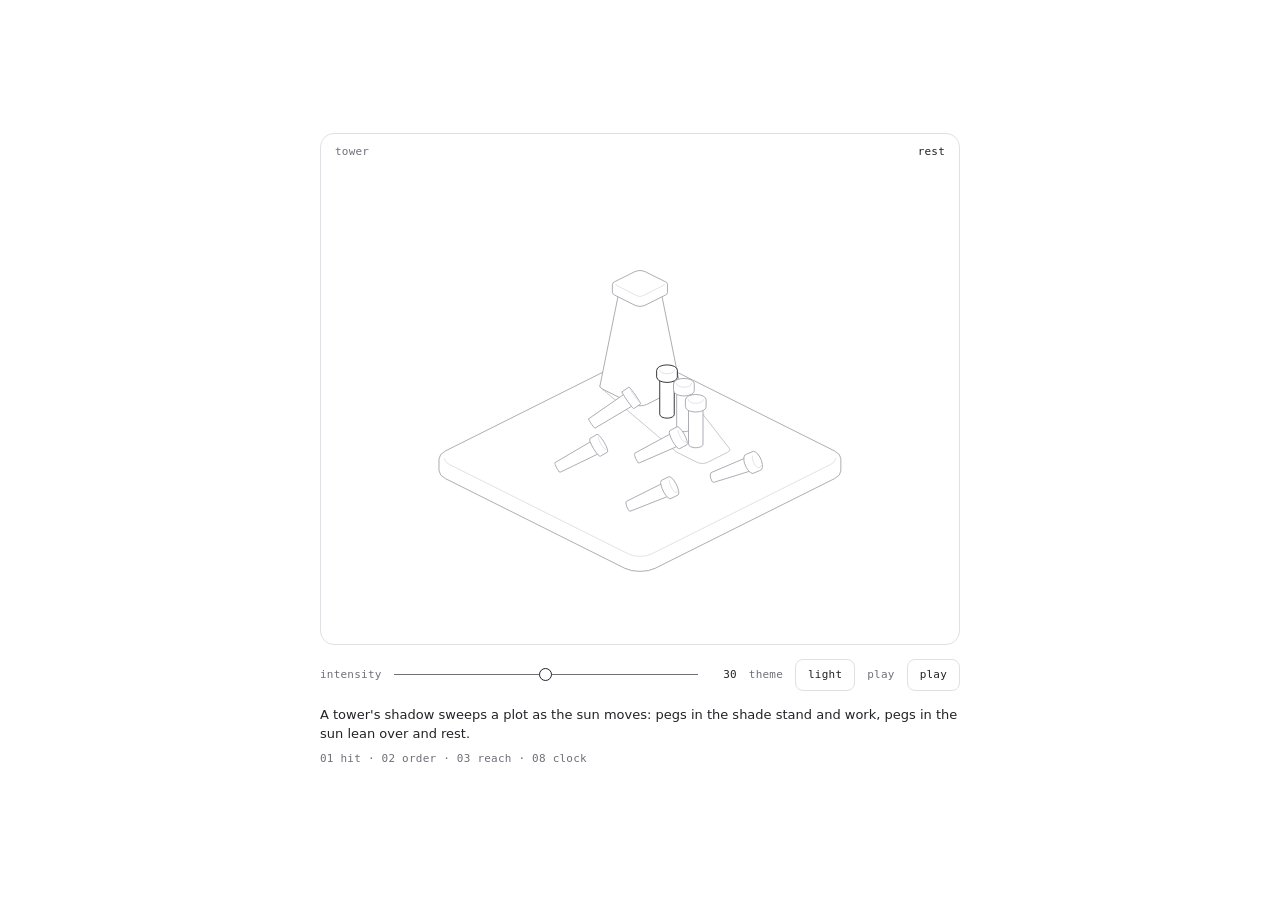
<file: web/hairline-tower.html>
<!doctype html>
<html lang="en">
<head>
<meta charset="utf-8">
<meta name="viewport" content="width=device-width, initial-scale=1">
<title>Hairline figure</title>
<link rel="icon" href="data:,">
<style>
  :root { color-scheme: light; --ground: #ffffff; --ink: #232327; --muted: #6f6f78; --line: #e0e0e4; }
  @media (prefers-color-scheme: dark) {
    :root:not([data-theme="light"]) { color-scheme: dark; --ground: #08090a; --ink: #d0d6e0; --muted: #8a8c95; --line: #29292d; }
  }
  :root[data-theme="dark"] { color-scheme: dark; --ground: #08090a; --ink: #d0d6e0; --muted: #8a8c95; --line: #29292d; }
  :root[data-theme="light"] { color-scheme: light; }
  * { box-sizing: border-box; }
  body {
    margin: 0; min-height: 100vh; display: grid; place-items: center; padding: 24px 16px;
    background: var(--ground); color: var(--ink);
    font: 13px/1.5 ui-sans-serif, system-ui, -apple-system, "Segoe UI", sans-serif; -webkit-font-smoothing: antialiased;
  }
  main { width: 100%; max-width: 640px; }
  .plate { position: relative; border: 1px solid var(--line); border-radius: 14px; overflow: hidden; }
  .tag, .label, output, button { font: 11px/1 ui-monospace, SFMono-Regular, Menlo, Consolas, monospace; letter-spacing: 0.02em; }
  .tag { position: absolute; top: 12px; z-index: 1; color: var(--muted); pointer-events: none; }
  #name { left: 14px; }
  #read { right: 14px; color: var(--ink); font-variant-numeric: tabular-nums; }
  .controls { display: flex; flex-wrap: wrap; align-items: center; gap: 4px 12px; margin-top: 14px; }
  .label { color: var(--muted); }
  input[type="range"] {
    flex: 1 1 96px; min-width: 0; height: 32px; margin: 0; background: transparent; cursor: pointer;
    -webkit-appearance: none; appearance: none;
  }
  input[type="range"]::-webkit-slider-runnable-track { height: 1px; background: var(--muted); }
  input[type="range"]::-webkit-slider-thumb {
    -webkit-appearance: none; width: 13px; height: 13px; margin-top: -6px; border-radius: 50%;
    border: 1px solid var(--ink); background: var(--ground);
  }
  input[type="range"]::-moz-range-track { height: 1px; background: var(--muted); }
  input[type="range"]::-moz-range-thumb { width: 11px; height: 11px; border-radius: 50%; border: 1px solid var(--ink); background: var(--ground); }
  input[type="range"]:focus-visible, button:focus-visible { outline: 1.5px solid var(--ink); outline-offset: 2px; }
  output { min-width: 4ch; text-align: right; font-variant-numeric: tabular-nums; }
  button {
    height: 32px; padding: 0 12px; border: 1px solid var(--line); border-radius: 8px;
    background: transparent; color: var(--ink); cursor: pointer;
  }
  #play[aria-pressed="true"] { background: var(--ink); color: var(--ground); border-color: var(--ink); }
  #means { margin: 14px 0 0; text-wrap: pretty; }
  #rules { margin: 6px 0 0; line-height: 1.6; }
  #error { margin: 12px 0 0; padding-left: 10px; border-left: 1px solid var(--ink); }
</style>
</head>
<body>
<main>
  <div class="plate">
    <span class="tag" id="name"></span>
    <span class="tag" id="read"></span>
    <div id="stage"></div>
  </div>
  <div class="controls">
    <label class="label" for="intensity">intensity</label>
    <input id="intensity" type="range" min="0" max="1" step="0.01" value="0.5">
    <output id="value" for="intensity"></output>
    <span class="label">theme</span>
    <button id="theme" type="button" aria-label="Switch between the light and the dark theme"></button>
    <span class="label">play</span>
    <button id="play" type="button" aria-pressed="false">play</button>
  </div>
  <p id="means"></p>
  <p id="rules" class="label"></p>
  <p id="error" role="alert" hidden></p>
</main>
<script id="hl-kernel">
/* hairline kernel sha256:3a19aa2640ba8c6c306184d05fddfbd4f3323a6ebd9217dd3cbb38e9db74991c */
/*
 * HL: everything a figure may call. Read this index; the code under it is the
 * package's src/core, unchanged, and a figure should not need to read it.
 *
 * Every figure is drawn in a 400 × 320 viewBox. World space is x/y on the
 * ground and z up. Plates are filled with the ground colour and painted back
 * to front, so a nearer one covers a farther one: append in that order. At
 * the default camera, Cam(45, 0.5, S), +x runs down to the right and +y down
 * to the left, so the corner with the largest x and y is nearest the viewer:
 * append by ascending x + y, from the far corner (smallest x and y) to it.
 *
 * Camera
 *   Cam(azDeg, k, S)                       a camera: azimuth in degrees, k = sin(elevation) (0.5 is the 2:1 view), S = scale
 *   fit(C, points, cx, cy)                 centres the box of [x, y, z] points on (cx, cy); call it once, before proj
 *                                          it only centres, it never scales: choose S by trying values, with the most extreme pose in points.
 *                                          The six figures use S 1.42 to 2.12; the boxes they fit come out 230 to 310 wide and 180 to 245 tall
 *   proj(C)                                returns P(x, y, z), which gives [sx, sy]
 *   unproj(C, sx, sy, z)                   the world [x, y] under a screen point, on the plane at height z
 *   facing(C)                              returns front(sample): whether a ring sample faces the camera
 * Rounded solids
 *   rrect(u0, v0, u1, v1, r, n)            a rounded rectangle, as a ring of samples {u, v, nu, nv}
 *   circ(R, n)                             a circle, as a ring
 *   rings(x0, y0, x1, y1, r, b)            [ring, inner]: a rounded footprint and its crease ring, inset by b
 *                                          r, the corner radius, is cut to half the shorter side. b, the crease's inset in world units
 *                                          (0.6 to 2.2 in the figures), must stay under half the shorter side or the crease turns inside out
 *   prism(P, front, ring, inner, z0, z1)   {sil, crease}: a solid standing from z0 to z1, as two path strings
 *   ringAt(P, ring, z)                     the ring's points, projected at height z
 *   run(ring, keep)                        the one cyclic run of samples that pass keep
 *   hull(points)                           the convex hull of screen points
 *   extremes(P, ring)                      [left, right, nearest] samples: where dashed drops fall from
 *   fillet(points, radii, n)               rounds every vertex of a closed polygon; returns the new points
 *                                          radii is an array, one radius per vertex, each cut to half its shorter edge; a single number gives NaN.
 *                                          n is the steps round each corner, default 4: each vertex becomes n + 1 points
 *   ghost(P, front, ring, z0, depth)       a reflection's path {d, y0, y1}; reflect() draws it for you
 * Paths and numbers
 *   poly(points)                           a closed path string
 *   open(points)                           an open polyline string
 *   seg(a, b)                              one segment between two screen points [sx, sy], as its own subpath; project world points with P first
 *   clamp(v, a, b)
 *   lerp(a, b, t)
 *   rad(deg)
 *   r2(n)                                  two decimals
 * The continuous clock: one spring per moving number
 *   spring(x, opts)                        at rest on x; write .t to retarget; opts {k, c, m, eps}, default k 100, c 18, m 1
 *   stepS(sp, dt)                          advances by dt seconds; returns whether it is still moving
 * The discrete clock: a 700ms tween on (.32, .72, 0, 1)
 *   tween(v, dur)                          at rest on v; dur defaults to 700 (ms)
 *   tset(tw, to, now, delay)               retargets from where it is, after delay ms: the stagger
 *                                          the same target again does nothing, so calling it on every pointer move is safe
 *   tval(tw, now)                          its value at now
 *   tdone(tw, now)                         whether it has landed
 *   bezier(x1, y1, x2, y2)                 a CSS cubic-bezier, as a function of progress
 *   EASE_LIFT                              the lift curve itself
 *   reducedMotion()                        true when the reader asked for less motion; springs and tweens already land at once
 *   setReducedMotion(on)                   the loop's business, not a figure's
 * Drawing
 *   mk(tag, attrs, parent)                 one svg element: the only way a figure makes a node
 *   solid(parent)                          {g, sil, cr}: a group holding a silhouette path and a crease path
 *   put(solid, paths)                      writes prism()'s {sil, crease} into solid()'s {sil, cr}: sil into sil, crease into cr
 *   flatDot(parent, C, r, cls)             a dot lying on the ground plane; cls is "dot", "dot m" or "dot off"
 *   place(el, point)                       moves a dot or a circle to [sx, sy]
 *   reflect(svg, parent, P, front, ring, z0, depth)   a fading mirror under a solid
 *   fade(svg, y0, y1, a0)                  a vertical fade, as a mask; returns the value for a mask attribute
 * Life
 *   register(stage, tick)                  joins the one frame loop; tick(dt in seconds, now in ms) returns true to ask for another frame; gives {wake, unregister}
 *   pointer(stage, handlers)               {move(point), down(point), leave()}, points in viewBox units; returns its disposer
 *   disposer()                             {add, on, dispose}: collects tear-down, so destroy is bag.dispose
 * The bench's business, not a figure's
 *   css(lightDark)
 *   inject(root)
 *   tour(stage, stops, onStop)             an unseen pointer that walks the stops, [x, y] in viewBox units or null to leave, and gives way to a real one; onStop(i) on each arrival; returns {stop}
 *   LAP                                    the default stops: a diamond around the centre, then a leave
 *
 * Classes, on path, polygon, ellipse and line. They are the whole palette; a
 * figure sets no colour, width or fill of its own.
 *     (none)   filled with the ground colour, medium stroke
 *     sil      the silhouette's stroke        hi    the bright stroke: the only highlight
 *     lo       the dim stroke                 nf    no fill        fo   fill only, no stroke
 *     dash     a dashed guide
 *     dot      a bright dot                   dot m   a medium dot     dot off   a dim dot
 */
var HL = (() => {
  var __defProp = Object.defineProperty;
  var __getOwnPropDesc = Object.getOwnPropertyDescriptor;
  var __getOwnPropNames = Object.getOwnPropertyNames;
  var __hasOwnProp = Object.prototype.hasOwnProperty;
  var __export = (target, all) => {
    for (var name in all)
      __defProp(target, name, { get: all[name], enumerable: true });
  };
  var __copyProps = (to, from, except, desc) => {
    if (from && typeof from === "object" || typeof from === "function") {
      for (let key of __getOwnPropNames(from))
        if (!__hasOwnProp.call(to, key) && key !== except)
          __defProp(to, key, { get: () => from[key], enumerable: !(desc = __getOwnPropDesc(from, key)) || desc.enumerable });
    }
    return to;
  };
  var __toCommonJS = (mod) => __copyProps(__defProp({}, "__esModule", { value: true }), mod);

  // packages/hairline/src/core/kernel.ts
  var kernel_exports = {};
  __export(kernel_exports, {
    Cam: () => Cam,
    EASE_LIFT: () => EASE_LIFT,
    LAP: () => LAP,
    bezier: () => bezier,
    circ: () => circ,
    clamp: () => clamp,
    css: () => css,
    disposer: () => disposer,
    extremes: () => extremes,
    facing: () => facing,
    fade: () => fade,
    fillet: () => fillet,
    fit: () => fit,
    flatDot: () => flatDot,
    ghost: () => ghost,
    hull: () => hull,
    inject: () => inject,
    lerp: () => lerp,
    mk: () => mk,
    open: () => open,
    place: () => place,
    pointer: () => pointer,
    poly: () => poly,
    prism: () => prism,
    proj: () => proj,
    put: () => put,
    r2: () => r2,
    rad: () => rad,
    reducedMotion: () => reducedMotion,
    reflect: () => reflect,
    register: () => register,
    ringAt: () => ringAt,
    rings: () => rings,
    rrect: () => rrect,
    run: () => run,
    seg: () => seg,
    setReducedMotion: () => setReducedMotion,
    solid: () => solid,
    spring: () => spring,
    stepS: () => stepS,
    tdone: () => tdone,
    tour: () => tour,
    tset: () => tset,
    tval: () => tval,
    tween: () => tween,
    unproj: () => unproj
  });

  // packages/hairline/src/core/iso.ts
  var clamp = (v, a, b) => Math.max(a, Math.min(b, v));
  var lerp = (a, b, t) => a + (b - a) * t;
  var rad = (d) => d * Math.PI / 180;
  var r2 = (n) => Math.round(n * 100) / 100;
  var poly = (pts) => "M" + pts.map((p) => r2(p[0]) + " " + r2(p[1])).join("L") + "Z";
  var seg = (a, b) => `M${r2(a[0])} ${r2(a[1])}L${r2(b[0])} ${r2(b[1])}`;
  var open = (pts) => pts.length < 2 ? "" : "M" + pts.map((p) => r2(p[0]) + " " + r2(p[1])).join("L");
  var Cam = (azDeg, k, S) => ({ az: rad(azDeg), k, S, ox: 0, oy: 0 });
  function proj(C) {
    const c = Math.cos(C.az), s = Math.sin(C.az), zf = Math.sqrt(1 - C.k * C.k);
    return (x, y, z) => {
      const X = x * c - y * s, Y = x * s + y * c;
      return [C.ox + C.S * X, C.oy + C.S * (Y * C.k - z * zf)];
    };
  }
  function unproj(C, sx, sy, z) {
    const c = Math.cos(C.az), s = Math.sin(C.az), zf = Math.sqrt(1 - C.k * C.k);
    const X = (sx - C.ox) / C.S, Y = ((sy - C.oy) / C.S + z * zf) / C.k;
    return [X * c + Y * s, -X * s + Y * c];
  }
  function fit(C, pts, cx, cy) {
    C.ox = 0;
    C.oy = 0;
    const P = proj(C);
    let a = 1e9, b = -1e9, c = 1e9, d = -1e9;
    for (const p of pts) {
      const q = P(p[0], p[1], p[2]);
      a = Math.min(a, q[0]);
      b = Math.max(b, q[0]);
      c = Math.min(c, q[1]);
      d = Math.max(d, q[1]);
    }
    C.ox = cx - (a + b) / 2;
    C.oy = cy - (c + d) / 2;
  }
  function rrect(u0, v0, u1, v1, r, n = 4) {
    r = Math.max(0, Math.min(r, (u1 - u0) / 2, (v1 - v0) / 2));
    const out = [];
    for (const [cu, cv, a0] of [[u1 - r, v1 - r, 0], [u0 + r, v1 - r, 90], [u0 + r, v0 + r, 180], [u1 - r, v0 + r, 270]])
      for (let k = 0; k <= n; k++) {
        const a = rad(a0 + 90 * k / n), ca = Math.cos(a), sa = Math.sin(a);
        out.push({ u: cu + r * ca, v: cv + r * sa, nu: ca, nv: sa });
      }
    return out;
  }
  function circ(R, n = 96) {
    const out = [];
    for (let k = 0; k < n; k++) {
      const a = k / n * Math.PI * 2, ca = Math.cos(a), sa = Math.sin(a);
      out.push({ u: R * ca, v: R * sa, nu: ca, nv: sa });
    }
    return out;
  }
  function hull(input) {
    const pts = input.slice().sort((a, b) => a[0] - b[0] || a[1] - b[1]);
    const x = (o, a, b) => (a[0] - o[0]) * (b[1] - o[1]) - (a[1] - o[1]) * (b[0] - o[0]);
    const lo = [], up = [];
    for (const p of pts) {
      while (lo.length > 1 && x(lo[lo.length - 2], lo[lo.length - 1], p) <= 0) lo.pop();
      lo.push(p);
    }
    for (let i = pts.length - 1; i >= 0; i--) {
      const p = pts[i];
      while (up.length > 1 && x(up[up.length - 2], up[up.length - 1], p) <= 0) up.pop();
      up.push(p);
    }
    lo.pop();
    up.pop();
    return lo.concat(up);
  }
  var ringAt = (P, ring, z) => ring.map((q) => P(q.u, q.v, z));
  var facing = (C) => {
    const s = Math.sin(C.az), c = Math.cos(C.az);
    return (q) => q.nu * s + q.nv * c >= -1e-6;
  };
  function run(ring, keep) {
    const n = ring.length;
    let s = -1;
    for (let i = 0; i < n; i++) if (keep(ring[i]) && !keep(ring[(i + n - 1) % n])) {
      s = i;
      break;
    }
    if (s < 0) return keep(ring[0]) ? ring.slice() : [];
    const out = [];
    for (let k = 0; k < n && keep(ring[(s + k) % n]); k++) out.push(ring[(s + k) % n]);
    return out;
  }
  function prism(P, front, ring, inner, z0, z1) {
    return {
      sil: poly(hull(ringAt(P, ring, z1).concat(ringAt(P, ring, z0)))),
      crease: inner ? open(ringAt(P, run(inner, front), z1)) : ""
    };
  }
  var rings = (x0, y0, x1, y1, r, b) => [
    rrect(x0, y0, x1, y1, r),
    rrect(x0 + b, y0 + b, x1 - b, y1 - b, Math.max(0.3, r - b))
  ];
  function extremes(P, ring) {
    const pr = ring.map((q) => P(q.u, q.v, 0));
    let a = 0, b = 0, c = 0;
    pr.forEach((p, k) => {
      if (p[0] < pr[a][0]) a = k;
      if (p[0] > pr[b][0]) b = k;
      if (p[1] > pr[c][1]) c = k;
    });
    return [ring[a], ring[b], ring[c]];
  }
  function fillet(pts, rs, n = 4) {
    const m = pts.length, out = [];
    for (let i = 0; i < m; i++) {
      const a = pts[(i + m - 1) % m], p = pts[i], b = pts[(i + 1) % m];
      const la = Math.hypot(a[0] - p[0], a[1] - p[1]), lb = Math.hypot(b[0] - p[0], b[1] - p[1]);
      const t = Math.min(rs[i], la / 2, lb / 2);
      const p1 = [p[0] + (a[0] - p[0]) / la * t, p[1] + (a[1] - p[1]) / la * t];
      const p2 = [p[0] + (b[0] - p[0]) / lb * t, p[1] + (b[1] - p[1]) / lb * t];
      for (let k = 0; k <= n; k++) {
        const s = k / n, w = 1 - s;
        out.push([w * w * p1[0] + 2 * w * s * p[0] + s * s * p2[0], w * w * p1[1] + 2 * w * s * p[1] + s * s * p2[1]]);
      }
    }
    return out;
  }
  function ghost(P, front, ring, z0, depth) {
    const f = run(ring, front), lowP = ringAt(P, f, z0 - depth);
    return {
      d: open(lowP) + [f[0], f[f.length - 1]].map((q) => seg(P(q.u, q.v, z0), P(q.u, q.v, z0 - depth))).join(""),
      y0: Math.min(...ringAt(P, f, z0).map((p) => p[1])),
      y1: Math.max(...lowP.map((p) => p[1])) + 2
    };
  }

  // packages/hairline/src/core/motion.ts
  var reduced = false;
  var setReducedMotion = (on) => {
    reduced = on;
  };
  var reducedMotion = () => reduced;
  function spring(x, o = {}) {
    return { x, v: 0, t: x, k: o.k ?? 100, c: o.c ?? 18, m: o.m ?? 1, eps: o.eps ?? 0.01 };
  }
  function stepS(sp, dt) {
    if (reduced) {
      sp.x = sp.t;
      sp.v = 0;
      return false;
    }
    const n = Math.max(1, Math.ceil(dt * 240)), h = dt / n;
    for (let i = 0; i < n; i++) {
      const a = (-sp.k * (sp.x - sp.t) - sp.c * sp.v) / sp.m;
      sp.v += a * h;
      sp.x += sp.v * h;
    }
    if (Math.abs(sp.x - sp.t) < sp.eps && Math.abs(sp.v) < sp.eps * 10) {
      sp.x = sp.t;
      sp.v = 0;
      return false;
    }
    return true;
  }
  function bezier(x1, y1, x2, y2) {
    const cx = 3 * x1, bx = 3 * (x2 - x1) - cx, ax = 1 - cx - bx;
    const cy = 3 * y1, by = 3 * (y2 - y1) - cy, ay = 1 - cy - by;
    const X = (u) => ((ax * u + bx) * u + cx) * u;
    const Y = (u) => ((ay * u + by) * u + cy) * u;
    const dX = (u) => (3 * ax * u + 2 * bx) * u + cx;
    return (t) => {
      if (t <= 0) return 0;
      if (t >= 1) return 1;
      let u = t;
      for (let i = 0; i < 8; i++) {
        const e = X(u) - t;
        if (Math.abs(e) < 1e-5) break;
        const d = dX(u);
        if (Math.abs(d) < 1e-6) break;
        u -= e / d;
      }
      if (!(u >= 0 && u <= 1) || Math.abs(X(u) - t) > 1e-4) {
        let lo = 0, hi = 1;
        u = t;
        for (let i = 0; i < 24; i++) {
          if (X(u) < t) lo = u;
          else hi = u;
          u = (lo + hi) / 2;
        }
      }
      return Y(u);
    };
  }
  var EASE_LIFT = bezier(0.32, 0.72, 0, 1);
  var tween = (v, dur = 700) => ({ from: v, to: v, t0: -1e9, dur });
  var tval = (tw, now) => {
    const p = clamp((now - tw.t0) / tw.dur, 0, 1);
    return tw.from + (tw.to - tw.from) * (reduced ? 1 : EASE_LIFT(p));
  };
  var tset = (tw, to, now, delay) => {
    if (tw.to === to) return;
    tw.from = tval(tw, now);
    tw.to = to;
    tw.t0 = now + delay;
  };
  var tdone = (tw, now) => reduced || now >= tw.t0 + tw.dur;

  // packages/hairline/src/core/stage.ts
  var NS = "http://www.w3.org/2000/svg";
  function mk(tag, attrs, parent) {
    const e = document.createElementNS(NS, tag);
    if (attrs) for (const k in attrs) e.setAttribute(k, String(attrs[k]));
    if (parent) parent.appendChild(e);
    return e;
  }
  function solid(parent) {
    const g = mk("g", {}, parent);
    return { g, sil: mk("path", { class: "sil" }, g), cr: mk("path", { class: "nf lo" }, g) };
  }
  var put = (el, s) => {
    el.sil.setAttribute("d", s.sil);
    el.cr.setAttribute("d", s.crease);
  };
  var flatDot = (parent, C, r, cls) => mk("ellipse", { rx: r2(r * C.S), ry: r2(r * C.S * C.k), class: cls }, parent);
  var place = (el, q) => {
    el.setAttribute("cx", String(r2(q[0])));
    el.setAttribute("cy", String(r2(q[1])));
  };
  var fid = 0;
  function fade(svg, y0, y1, a0 = 0.7) {
    const id = "hl-fd" + ++fid, defs = mk("defs", {}, svg);
    const lg = mk("linearGradient", { id: id + "g", gradientUnits: "userSpaceOnUse", x1: 0, y1: r2(y0), x2: 0, y2: r2(y1) }, defs);
    mk("stop", { offset: 0, "stop-color": "#fff", "stop-opacity": a0 }, lg);
    mk("stop", { offset: 1, "stop-color": "#fff", "stop-opacity": 0 }, lg);
    const m = mk("mask", { id, maskUnits: "userSpaceOnUse", x: 0, y: 0, width: 400, height: 320 }, defs);
    mk("rect", { x: 0, y: 0, width: 400, height: 320, fill: `url(#${id}g)` }, m);
    return `url(#${id})`;
  }
  function reflect(svg, parent, P, front, ring, z0, depth) {
    const r = ghost(P, front, ring, z0, depth);
    const gh = mk("g", { class: "ghost", mask: fade(svg, r.y0, r.y1) }, parent);
    mk("path", { d: r.d }, gh);
  }
  var boards = [];
  var byStage = /* @__PURE__ */ new Map();
  var raf = 0;
  var last = 0;
  var io = null;
  var rm = null;
  function frame(now) {
    const dt = Math.min(0.05, Math.max(0, (now - last) / 1e3));
    last = now;
    let any = false;
    for (const b of boards.slice()) if (b.vis && b.awake) {
      try {
        b.awake = !!b.tick(dt, now);
      } catch (err) {
        b.awake = false;
        setTimeout(() => {
          throw err;
        });
      }
      any = any || b.awake;
    }
    raf = any ? requestAnimationFrame(frame) : 0;
  }
  function wake(b) {
    b.awake = true;
    if (!raf) {
      last = performance.now();
      raf = requestAnimationFrame(frame);
    }
  }
  var onMotion = () => {
    setReducedMotion(!!rm?.matches);
    boards.forEach(wake);
  };
  function start() {
    if (io) return;
    io = new IntersectionObserver((es) => {
      for (const e of es) {
        const set = byStage.get(e.target);
        if (!set) continue;
        for (const b of set) {
          b.vis = e.isIntersecting;
          if (b.vis) wake(b);
        }
      }
    }, { rootMargin: "80px" });
    rm = matchMedia("(prefers-reduced-motion: reduce)");
    setReducedMotion(rm.matches);
    rm.addEventListener("change", onMotion);
  }
  function stop() {
    if (raf) cancelAnimationFrame(raf);
    raf = 0;
    io?.disconnect();
    io = null;
    rm?.removeEventListener("change", onMotion);
    rm = null;
  }
  function register(stage, tick) {
    start();
    const b = { stage, tick, vis: false, awake: true };
    boards.push(b);
    const peers = byStage.get(stage);
    if (peers) {
      for (const p of peers) b.vis = p.vis;
      peers.add(b);
      if (b.vis) wake(b);
    } else {
      byStage.set(stage, /* @__PURE__ */ new Set([b]));
      io.observe(stage);
    }
    tick(0, performance.now());
    let gone = false;
    return {
      wake: () => {
        if (!gone) wake(b);
      },
      unregister: () => {
        if (gone) return;
        gone = true;
        boards = boards.filter((x) => x !== b);
        const set = byStage.get(stage);
        if (set) {
          set.delete(b);
          if (!set.size) {
            byStage.delete(stage);
            io?.unobserve(stage);
          }
        }
        if (!boards.length) stop();
      }
    };
  }
  var handlers = /* @__PURE__ */ new WeakMap();
  var touring = /* @__PURE__ */ new WeakMap();
  function pointer(stage, on) {
    handlers.set(stage, on);
    let tm = 0;
    const pt = (e) => {
      const r = stage.getBoundingClientRect();
      return [(e.clientX - r.left) / r.width * 400, (e.clientY - r.top) / r.height * 320];
    };
    const move = (e) => {
      clearTimeout(tm);
      touring.get(stage)?.hold();
      on.move(pt(e), e);
    };
    const down = (e) => {
      clearTimeout(tm);
      touring.get(stage)?.hold();
      if (e.pointerType !== "mouse") stage.releasePointerCapture?.(e.pointerId);
      if (on.down) on.down(pt(e), e);
      else on.move(pt(e), e);
    };
    const leave = (e) => {
      clearTimeout(tm);
      tm = window.setTimeout(() => {
        on.leave(e);
        touring.get(stage)?.release();
      }, e.pointerType === "mouse" ? 0 : 1400);
    };
    stage.addEventListener("pointermove", move);
    stage.addEventListener("pointerdown", down);
    stage.addEventListener("pointerleave", leave);
    return () => {
      clearTimeout(tm);
      if (handlers.get(stage) === on) handlers.delete(stage);
      stage.removeEventListener("pointermove", move);
      stage.removeEventListener("pointerdown", down);
      stage.removeEventListener("pointerleave", leave);
    };
  }
  var LAP = [[128, 150], [200, 118], [272, 150], [200, 206], null];
  var TRAVEL = 900;
  var DWELL = 1200;
  var REST = 1800;
  var RESUME = 1200;
  var STAGGER = 450;
  var GHOST = { pointerType: "ghost" };
  var started = 0;
  function entry([x, y]) {
    const dx = x - 200, dy = y - 160;
    if (!dx && !dy) return [200, 320];
    const k = Math.min(dx ? (dx > 0 ? 200 : -200) / dx : Infinity, dy ? (dy > 0 ? 160 : -160) / dy : Infinity);
    return [200 + dx * k, 160 + dy * k];
  }
  function tour(stage, stops, onStop) {
    let i = 0;
    let wait = RESUME + STAGGER * (started++ % 4);
    let t = -1;
    let at = null;
    let origin = [200, 320];
    let hand = false, keys = stage.contains(stage.ownerDocument.activeElement);
    let gone = false;
    const leave = () => {
      at = null;
      t = -1;
      handlers.get(stage)?.leave(GHOST);
    };
    const tick = (dt) => {
      if (hand || keys || !stops.length) return false;
      if (reducedMotion()) {
        if (at) leave();
        return false;
      }
      if (wait > 0) {
        wait -= dt * 1e3;
        return true;
      }
      const stop2 = stops[i];
      if (stop2 === null) {
        if (at) leave();
        onStop?.(i);
        i = (i + 1) % stops.length;
        wait = REST;
        return true;
      }
      const h = handlers.get(stage);
      if (!h) return true;
      if (t < 0) {
        origin = at ?? entry(stop2);
        t = 0;
      }
      t = Math.min(TRAVEL, t + dt * 1e3);
      const k = EASE_LIFT(t / TRAVEL);
      at = [origin[0] + (stop2[0] - origin[0]) * k, origin[1] + (stop2[1] - origin[1]) * k];
      h.move(at, GHOST);
      if (t < TRAVEL) return true;
      onStop?.(i);
      i = (i + 1) % stops.length;
      t = -1;
      wait = DWELL;
      return true;
    };
    const take = () => {
      at = null;
      t = -1;
    };
    const give = () => {
      if (hand || keys) return;
      i = 0;
      t = -1;
      wait = RESUME;
      board.wake();
    };
    const me = {
      hold: () => {
        hand = true;
        take();
      },
      release: () => {
        if (!hand) return;
        hand = false;
        give();
      }
    };
    const focusIn = () => {
      keys = true;
      take();
    };
    const focusOut = (e) => {
      if (keys && !stage.contains(e.relatedTarget)) {
        keys = false;
        give();
      }
    };
    stage.addEventListener("focusin", focusIn);
    stage.addEventListener("focusout", focusOut);
    touring.set(stage, me);
    const board = register(stage, tick);
    return {
      stop: () => {
        if (gone) return;
        gone = true;
        board.unregister();
        stage.removeEventListener("focusin", focusIn);
        stage.removeEventListener("focusout", focusOut);
        if (touring.get(stage) === me) touring.delete(stage);
        if (at) leave();
      }
    };
  }
  function disposer() {
    let fns = [];
    return {
      add: (fn) => {
        fns.push(fn);
      },
      on: (target, type, fn, opts) => {
        const h = fn;
        target.addEventListener(type, h, opts);
        fns.push(() => target.removeEventListener(type, h, opts));
      },
      dispose: () => {
        const run2 = fns;
        fns = [];
        for (let i = run2.length - 1; i >= 0; i--) run2[i]();
      }
    };
  }

  // packages/hairline/src/core/styles.ts
  var LIGHT = { plate: "#ffffff", hi: "#232327", edge: "#a4a4ac", mid: "#c3c3c9", lo: "#e0e0e4" };
  var DARK = { plate: "#08090a", hi: "#d0d6e0", edge: "#5b5d64", mid: "#3e3e44", lo: "#29292d" };
  var KEYS = ["plate", "hi", "edge", "mid", "lo"];
  var vars = (p) => KEYS.map((k) => `--hl-${k}:var(--hairline-${k},${p[k]});`).join("");
  var EASE = "cubic-bezier(0.5,0,0.1,1)";
  var SVG = ":where([data-hairline]>svg)";
  function css(lightDark) {
    const both = Object.fromEntries(KEYS.map((k) => [k, `light-dark(${LIGHT[k]},${DARK[k]})`]));
    return [
      // the box, and the palette: light unless something below says otherwise
      `:where([data-hairline]){display:block;position:relative;aspect-ratio:5/4;touch-action:pan-y;user-select:none;-webkit-user-select:none;--hl-sw:var(--hairline-stroke,0.9);${vars(LIGHT)}}`,
      // the page's color-scheme
      lightDark ? `:where([data-hairline]){${vars(both)}}` : "",
      // an ancestor that says dark
      `:where(.dark,[data-theme="dark"]) :where([data-hairline]){${vars(DARK)}}`,
      // the figure's own theme option
      `:where([data-hairline][data-hairline-theme="light"]){${vars(LIGHT)}}`,
      `:where([data-hairline][data-hairline-theme="dark"]){${vars(DARK)}}`,
      `:where([data-hairline]:focus-visible){outline:1.5px solid var(--hl-hi);outline-offset:2px}`,
      `${SVG}{position:absolute;inset:0;width:100%;height:100%;display:block}`,
      // Riffle's live region: read, not seen
      `:where([data-hairline]>[data-hairline-live]){position:absolute;width:1px;height:1px;margin:-1px;padding:0;border:0;overflow:hidden;clip-path:inset(50%);white-space:nowrap}`,
      // the drawing: plates are filled with the plate colour and painted back to front
      `${SVG} :where(path,polygon,ellipse,line){fill:var(--hl-plate);stroke:var(--hl-mid);stroke-width:var(--hl-sw);vector-effect:non-scaling-stroke;stroke-linejoin:round;stroke-linecap:round;transition:stroke 260ms ${EASE}}`,
      `${SVG} :where(.nf){fill:none}`,
      `${SVG} :where(.fo){stroke:none}`,
      `${SVG} :where(.sil){stroke:var(--hl-edge)}`,
      `${SVG} :where(.hi){stroke:var(--hl-hi)}`,
      `${SVG} :where(.lo){stroke:var(--hl-lo)}`,
      `${SVG} :where(.dash){stroke-dasharray:1 3}`,
      `${SVG} :where(.dot){stroke:none;fill:var(--hl-hi);transition:fill 260ms ${EASE}}`,
      `${SVG} :where(.dot.m){fill:var(--hl-edge)}`,
      `${SVG} :where(.dot.off){fill:var(--hl-lo)}`,
      `${SVG} :where(.ghost path){fill:none;stroke:var(--hl-mid)}`
    ].join("");
  }
  var done = /* @__PURE__ */ new WeakSet();
  function inject(root) {
    if (done.has(root)) return;
    done.add(root);
    const doc = root.nodeType === 9 ? root : root.ownerDocument;
    const win = doc.defaultView;
    const text = css(!!win?.CSS?.supports?.("color", "light-dark(#000,#fff)"));
    if (win && "adoptedStyleSheets" in root) {
      try {
        const sheet = new win.CSSStyleSheet();
        sheet.replaceSync(text);
        root.adoptedStyleSheets = [...root.adoptedStyleSheets, sheet];
        return;
      } catch {
      }
    }
    const style = doc.createElement("style");
    style.setAttribute("data-hairline-style", "");
    style.textContent = text;
    (root.nodeType === 9 ? doc.head ?? doc.documentElement : root).appendChild(style);
  }
  return __toCommonJS(kernel_exports);
})();
/* /hairline kernel */
</script>
<script id="hl-bench">
/*
 * The bench: the page a figure is shown on. It makes the host and the svg the
 * way the package's mount does, hands them to the figure, and owns everything
 * around it: the read-out, the slider, the theme, the line under the stage.
 */
(() => {
  const RULES = ["hit", "order", "reach", "accent", "rest", "honesty", "cost", "clock", "radius", "quiet"];
  const $ = (id) => document.getElementById(id);
  const root = document.documentElement, params = new URLSearchParams(location.search);

  /* the theme: the system's until the switch is pressed, then the switch's */
  const dark = () => (root.dataset.theme ? root.dataset.theme === "dark" : matchMedia("(prefers-color-scheme: dark)").matches);
  const label = () => { $("theme").textContent = dark() ? "dark" : "light"; };
  $("theme").addEventListener("click", () => { root.dataset.theme = dark() ? "light" : "dark"; label(); });
  /* ?theme=light or ?theme=dark wins over the system's, as pressing the switch does */
  if (["light", "dark"].includes(params.get("theme"))) root.dataset.theme = params.get("theme");
  label();

  /* ?intensity=0 sets the slider before the figure mounts, for a look at either end */
  const i = (params.get("intensity") || "").trim();
  if (i && Number.isFinite(Number(i))) $("intensity").value = String(Math.min(1, Math.max(0, Number(i))));

  /* ?w=240 narrows the page, for a look at the size of a thumbnail */
  const w = Number(params.get("w"));
  if (w > 0) document.querySelector("main").style.maxWidth = w + "px";

  /* a figure that fails says so under the stage, instead of leaving an empty plate */
  addEventListener("error", (e) => {
    $("error").hidden = false;
    $("error").textContent = String((e.error && e.error.message) || e.message);
  });

  let mounted = false;
  window.hairline = (figure) => {
    if (mounted) throw new Error("hairline: one figure per page.");
    mounted = true;
    const stage = $("stage"), slider = $("intensity");

    /* intensity to the figure's own number: two straight lines that meet at 0.5, as in the package */
    const [lo, mid, hi] = figure.range;
    const at = (i) => Math.round((i <= 0.5 ? lo + (i / 0.5) * (mid - lo) : mid + ((i - 0.5) / 0.5) * (hi - mid)) * 1000) / 1000;

    HL.inject(document);
    stage.setAttribute("data-hairline", figure.name);
    stage.setAttribute("role", "img");
    stage.setAttribute("aria-label", figure.means);
    const svg = HL.mk("svg", { viewBox: "0 0 400 320", "aria-hidden": "true" }, stage);

    let text = null;
    const read = {
      get textContent() { return text; },
      set textContent(value) { text = value == null ? "" : String(value); $("read").textContent = text; },
    };

    document.title = "Hairline · " + figure.name;
    $("name").textContent = figure.name;
    $("means").textContent = figure.means;
    $("rules").textContent = figure.rules.map((n) => String(n).padStart(2, "0") + " " + RULES[n - 1]).join(" · ");
    const show = () => { $("value").textContent = String(at(Number(slider.value))); };
    show();

    const handle = figure.mount({ stage, svg, read }, at(Number(slider.value)));
    if (text === null) read.textContent = "rest";
    slider.addEventListener("input", () => { show(); handle.set(at(Number(slider.value))); });
    window.hairline.figure = handle;

    /* play: an unseen pointer walks the figure's tour (or HL.LAP) until a hand arrives; ?play=1 starts it on load */
    const play = $("play");
    window.hairline.playing = null;
    play.addEventListener("click", () => {
      const was = play.getAttribute("aria-pressed") === "true";
      if (was) { window.hairline.playing.stop(); window.hairline.playing = null; }
      else window.hairline.playing = HL.tour(stage, figure.tour || HL.LAP, (i) => { if (window.hairline.onStop) window.hairline.onStop(i); });
      play.setAttribute("aria-pressed", String(!was));
    });
    if (params.get("play") === "1") play.click();

    /* ?at=200,160 holds the pointer at a viewBox point, for a picture of the answer without a mouse */
    const p = (params.get("at") || "").split(",").map(Number);
    if (p.length === 2 && p.every(Number.isFinite)) {
      const r = stage.getBoundingClientRect();
      stage.dispatchEvent(new PointerEvent("pointermove", {
        pointerType: "mouse", pointerId: 1, bubbles: true,
        clientX: r.left + (p[0] / 400) * r.width, clientY: r.top + (p[1] / 320) * r.height,
      }));
    }
  };
})();
</script>
<script type="module" id="hl-figure">
/**
 * Tower: a tapering tower at the far corner of a square plot, and eight pegs
 * standing on the plot. The pointer is the sun: its x sets the hour from 06:00
 * to 18:00, and the tower's shadow, a dim plate on the ground, swings across
 * the plot on a spring. Pegs inside the shadow stand up; pegs in the sun lean
 * over, staggered outwards from the shadow's edge. The slider is the tower's
 * height, in metres.
 *
 * The pattern: one continuous value (the hour) drives a field, and each peg
 * makes a discrete choice from it. Pegs never move their feet, and the choice
 * reads the springs' targets, so a moving shadow cannot flip it.
 */
const {
  Cam, clamp, facing, fit, hull, lerp, open, poly, prism, proj, rad, ringAt, rings, rrect, run, circ,
  spring, stepS, tween, tset, tval, tdone, disposer, mk, pointer, put, register, solid,
} = HL;

const PL = 124, PB = 6, TC = 19, BH = 13, TH = 7, CAP = 9, CAPZ = 4, ZK = 1.5;
const PR = 3, PH = 18, HR = 4.3, HZ = 3.5, LEAN = 58, REST = 8, STEP = 45;
// Feet are fixed: three sit in the 08:00 shadow, one waits for the long evening one.
const PEGS = [[44, 28, -40], [57, 31, -55], [70, 37, -35], [28, 56, -60], [62, 63, -45], [96, 52, -30], [44, 92, -50], [88, 94, -40]];

/** Sun elevation in degrees: a sine over the day, 85 at its peak at 12:30. */
const elev = (t) => Math.max(4, 85 * Math.sin((Math.PI * (t - 6)) / 13));
/** Which way the shadow runs on the ground: +x in the morning, swinging to +y by evening. */
const dirOf = (t) => { const a = rad(lerp(6, 84, (t - 6) / 12)); return [Math.cos(a), Math.sin(a)]; };
/** The shadow's reach from the tower's centre, clamped so its far end stays on the plot (rule 03). */
function reach(t, Z) {
  const [dx, dy] = dirOf(t), lim = PL - 5 - CAP - TC;
  return Math.min((Z + CAPZ) / Math.tan(rad(elev(t))), lim / dx, lim / dy);
}
/** How far a point is inside the shadow (positive) or outside it (negative), in world units. */
function inside(px, py, t, Z) {
  const [dx, dy] = dirOf(t), L = reach(t, Z), qx = px - TC, qy = py - TC;
  const s = qx * dx + qy * dy, l = Math.abs(qx * dy - qy * dx);
  const w = lerp(BH, CAP, clamp(s / L, 0, 1));
  return Math.min(w - l, s + BH, L + CAP - s);
}

function mount({ stage, svg, read }, value) {
  const bag = disposer();
  const C = Cam(45, 0.5, 1.5);
  fit(C, [[0, 0, -PB], [PL, PL, -PB], [PL, 0, -PB], [0, PL, -PB], [TC, TC, 44 * ZK + CAPZ]], 200, 172);
  const P = proj(C), front = facing(C);
  const hour = spring(REST), zs = spring(value * ZK);
  let drawn = "", act = null;

  const g = mk("g", {}, svg);
  const [pr, pi] = rings(0, 0, PL, PL, 9, 2.2);
  put(solid(g), prism(P, front, pr, pi, -PB, 0));
  // The shadow lies on the plot, so it is painted before everything that stands on it.
  const shade = mk("path", {}, g);
  const foot = rrect(TC - BH, TC - BH, TC + BH, TC + BH, 4, 4), top = rrect(TC - TH, TC - TH, TC + TH, TC + TH, 2.5, 4);
  const inner = rrect(TC - TH + 1.2, TC - TH + 1.2, TC + TH - 1.2, TC + TH - 1.2, 1.5, 4);
  const [capR, capI] = rings(TC - CAP, TC - CAP, TC + CAP, TC + CAP, 3, 1.4);
  const shaft = solid(g), cap = solid(g);

  // Pegs after the tower: every foot is nearer the viewer than the tower's back corner.
  const pegs = PEGS.map(([x, y, la]) => ({ x, y, ld: [Math.cos(rad(la)), Math.sin(rad(la))] }))
    .sort((a, b) => a.x + a.y - (b.x + b.y));
  for (const p of pegs) {
    p.post = solid(g); p.head = solid(g);
    p.lean = tween(inside(p.x, p.y, REST, value * ZK) > 0 ? 0 : LEAN);
    p.at = NaN;
  }
  const postR = circ(PR, 16), headR = circ(HR, 16), headI = circ(HR - 1.2, 16);

  /** A ring of the peg tilted th degrees about its foot, towards its lean direction, at local height z. */
  function tilt(p, ring, z, th) {
    const c = Math.cos(rad(th)), s = Math.sin(rad(th)), [lx, ly] = p.ld;
    return ring.map((q) => {
      const a = q.u * lx + q.v * ly, b = -q.u * ly + q.v * lx, a2 = a * c + z * s;
      return P(p.x + a2 * lx - b * ly, p.y + a2 * ly + b * lx, Math.max(0, z * c - a * s));
    });
  }
  function drawPeg(p, th) {
    if (th === p.at) return;
    p.at = th;
    put(p.post, { sil: poly(hull(tilt(p, postR, 0, th).concat(tilt(p, postR, PH, th)))), crease: "" });
    put(p.head, {
      sil: poly(hull(tilt(p, headR, PH, th).concat(tilt(p, headR, PH + HZ, th)))),
      crease: open(tilt(p, run(headI, front), PH + HZ, th)),
    });
  }
  function drawWorld() {
    const t = hour.x, Z = zs.x, key = t.toFixed(3) + "|" + Z.toFixed(2);
    if (key === drawn) return;
    drawn = key;
    const [dx, dy] = dirOf(t), L = reach(t, Z);
    shade.setAttribute("d", poly(hull(ringAt(P, foot, 0).concat(capR.map((q) => P(q.u + L * dx, q.v + L * dy, 0))))));
    put(shaft, { sil: poly(hull(ringAt(P, foot, 0).concat(ringAt(P, top, Z)))), crease: open(ringAt(P, run(inner, front), Z)) });
    put(cap, prism(P, front, capR, capI, Z, Z + CAPZ));
  }

  const B = register(stage, (dt, now) => {
    let m = stepS(hour, dt);
    if (stepS(zs, dt)) m = true;
    drawWorld();
    for (const p of pegs) { drawPeg(p, tval(p.lean, now)); if (!tdone(p.lean, now)) m = true; }
    return m;
  });
  bag.add(B.unregister);

  /** Re-reads every peg against the targets, never the shadow on screen. The lean spreads out from the shadow's edge. */
  function retarget() {
    const now = performance.now(), t = hour.t, Z = zs.t;
    let best = null;
    for (const p of pegs) {
      const e = inside(p.x, p.y, t, Z);
      tset(p.lean, e > 0 ? 0 : LEAN, now, Math.min(Math.abs(e) / 9, 6) * STEP);
      if (e > 0 && (!best || p.x + p.y < best.x + best.y)) best = p;
    }
    if (best !== act) {
      for (const p of pegs) { p.post.sil.classList.toggle("hi", p === best); p.head.sil.classList.toggle("hi", p === best); }
      act = best;
    }
    B.wake();
  }

  bag.add(pointer(stage, {
    move: ([x]) => {
      const t = Math.round(lerp(6, 18, clamp((x - 40) / 320, 0, 1)) * 12) / 12;
      hour.t = t;
      const h = Math.floor(t), m = Math.round((t - h) * 60);
      read.textContent = String(h).padStart(2, "0") + "·" + String(m).padStart(2, "0");
      retarget();
    },
    leave: () => { hour.t = REST; read.textContent = "rest"; retarget(); },
  }));
  bag.add(() => svg.replaceChildren());
  retarget();

  return {
    set: (v) => { zs.t = v * ZK; retarget(); },
    destroy: bag.dispose,
  };
}

hairline({
  name: "tower",
  means: "A tower's shadow sweeps a plot as the sun moves: pegs in the shade stand and work, pegs in the sun lean over and rest.",
  rules: [1, 2, 3, 8],
  range: [18, 30, 44],
  tour: [[53, 160], [120, 160], [227, 160], [320, 160], null],
  mount,
});
</script>
</body>
</html>
</file>
